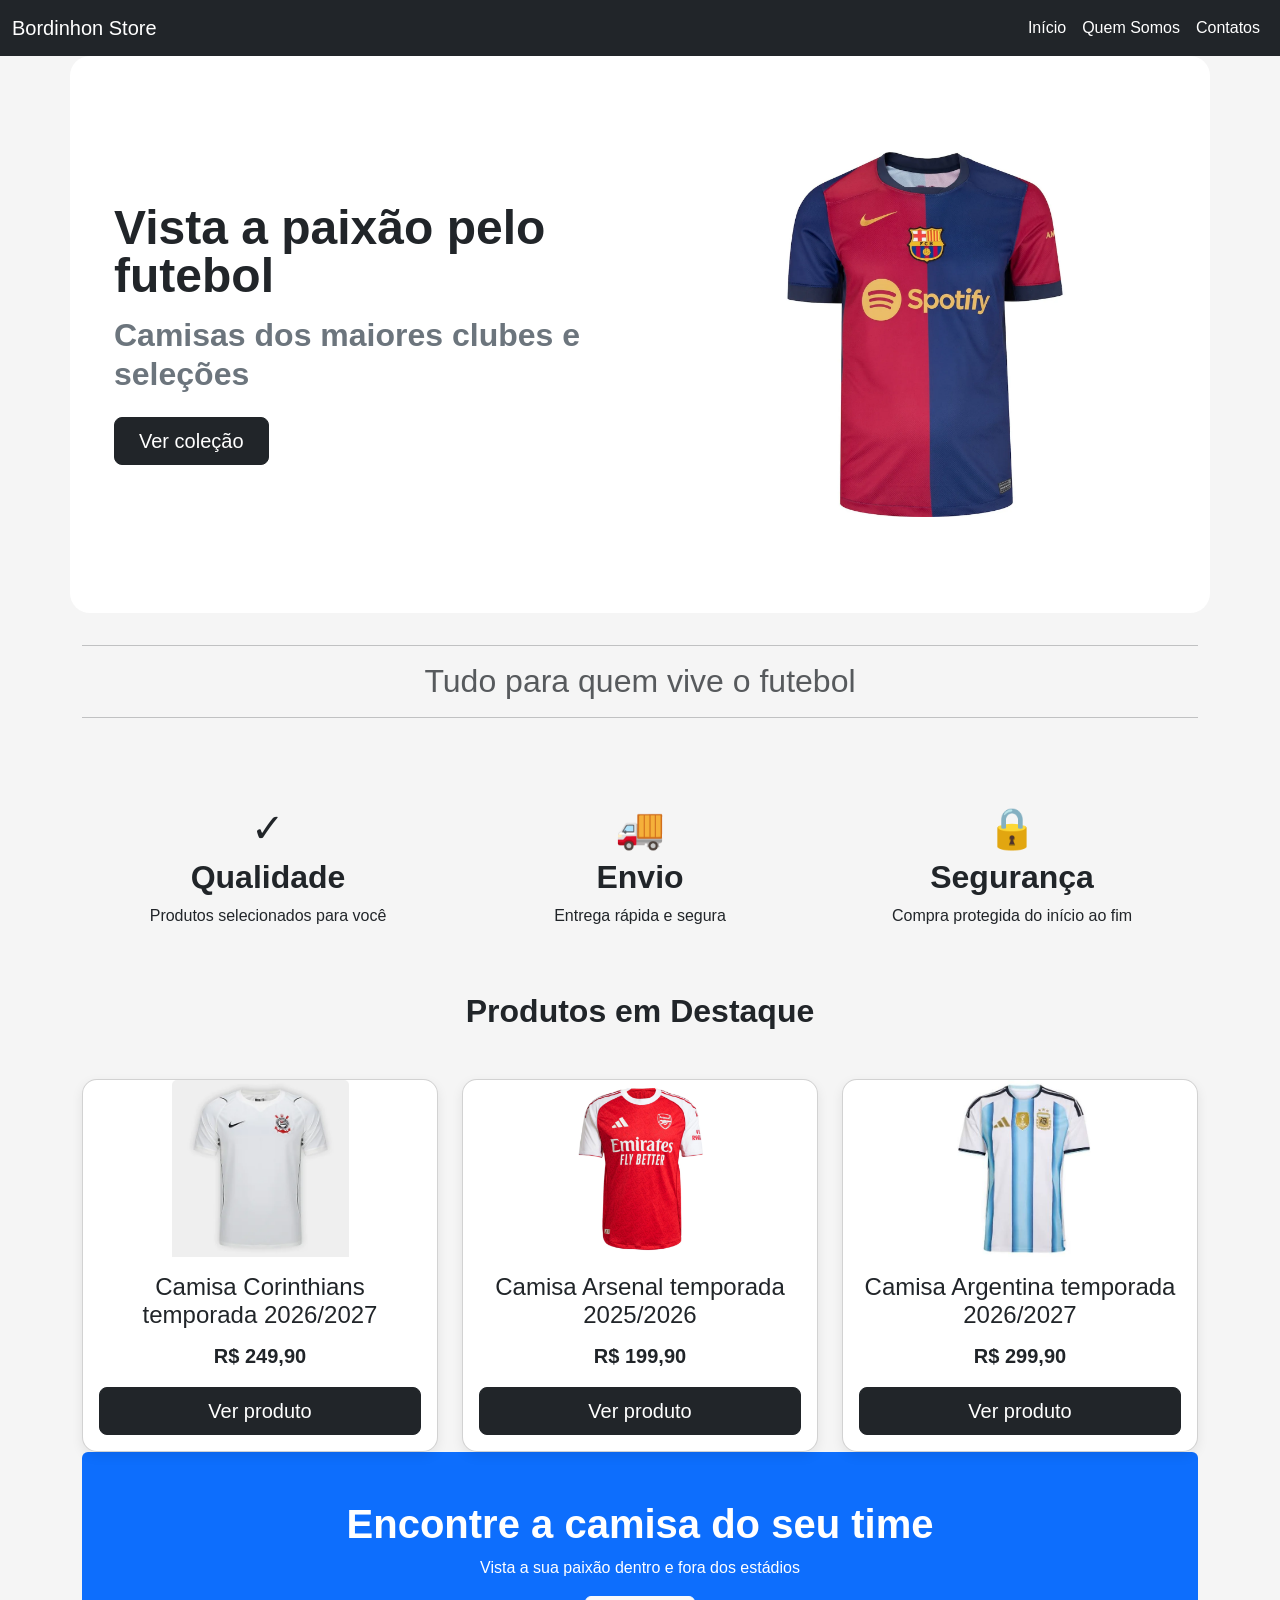
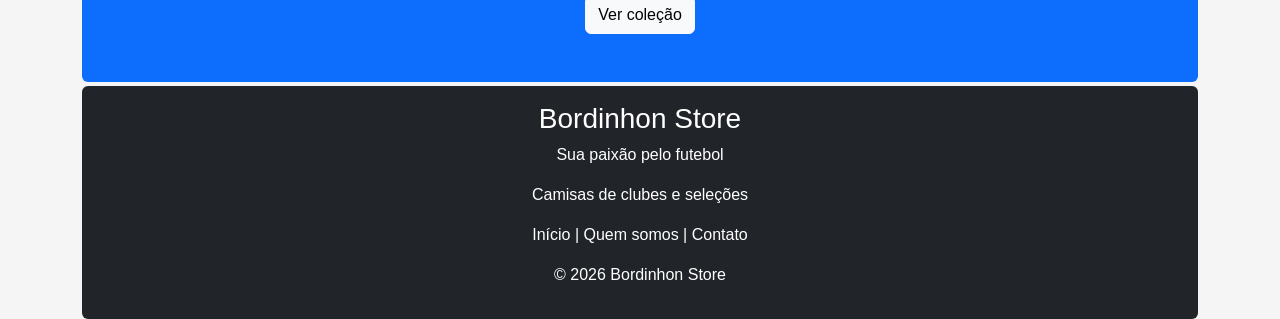
<file: atividade-2/index.html>
<!DOCTYPE html>
<html lang="en">
<head>
    <meta charset="UTF-8">
    <meta name="viewport" content="width=device-width, initial-scale=1.0">
    <title>Bordinhon Store</title>
    <link href="https://cdn.jsdelivr.net/npm/bootstrap@5.3.8/dist/css/bootstrap.min.css" rel="stylesheet">
    <link rel="stylesheet" href="style.css">
</head>
<body>
    <header>
        <nav class= "navbar navbar-expand-lg bg-dark navbar-dark">
        <div class="container-fluid">
            <a class="navbar-brand text-white" href="index.html">
                Bordinhon Store
            </a>
            <button class="navbar-toggler" type="button" data-bs-toggle="collapse" data-bs-target="#menu">
                <span class="navbar-toggler-icon"></span>
            </button>
            <div class="collapse navbar-collapse" id="menu">
            <ul class="navbar-nav ms-auto">
                <li class="nav-item">
                    <a class="nav-link text text-white"  href="index.html">Início</a>
                </li>
                <li class="nav-item">
                    <a class="nav-link text text-white"   href="quemsomos.html">Quem Somos</a>
                </li>
                    <li class="nav-item">
                        <a class="nav-link text text-white"   href="contato.html">Contatos</a>    
            </li>    
         </ul>
        </div>
        </div>
        </nav>
    </header>

        <div class="container col-xxl-8 px-4 py-5 hero">
            <div class="row flex-lg-row-reverse align-items-center g-5 py-5">
                <div class="col-10 col-sm-8 col-lg-6">
                    <img src="./imagens/camisa_barcelona_home_2024_25_vinho_5107_1_d341e920ec46adf8221fdfc56de512dc.webp" class="d-block mx-lg-auto img-fluid" alt="Camisa do Barcelona" >
                </div>
                    <div class="col-lg-6 hero-conteudo">
                        <h1 class="display-5 fw-bold lh-1 mb-3">Vista a paixão pelo futebol</h1>
                        <h2 class=" fw-semibold text-secondary mb-4 subtitulo-hero">Camisas dos maiores clubes e seleções</h2>
                        <div class="d-grid gap-2 d-md-flex justify-content-md-start">
                            <button type="button" class="btn btn-dark btn-lg px-4 me-md-2" > Ver coleção </button>
                        </div>
                    </div>
                </div>
            </div>
        
        <div class="container text-center py-3">
            <hr>
            <h2 class="text-muted mb-0">Tudo para quem vive o futebol</h2>
            <hr>
        </div>
   
    <div class="container col-xxl-8 px-4 py-5">
        <div class="row align-items-center">
            <div class="col text-center">
                <div class="fs-1">✓</div>
                <h2 class="fw-semibold">Qualidade</h2>
                <p>Produtos selecionados para você</p>
            </div>
            <div class="col text-center">
                <div class="fs-1">🚚</div>
                <h2 class="fw-semibold">Envio</h2>
                <p>Entrega rápida e segura</p>
            </div>
            <div class="col text-center">
                <div class="fs-1">🔒</div>
                <h2 class="fw-semibold">Segurança</h2>
                <p>Compra protegida do início ao fim</p>
            </div>
        </div>
    </div>

    <div class="container">
        <h2 class="text-center fw-semibold mb-5">Produtos em Destaque</h2>
        <div class="row g-4 align-items-stretch">
            <div class="col">
        <div class="card produto">
            <img class="card-img-top w-50 mx-auto" src="./imagens/camisa corinthians 26-27.webp">
            <div class="card-body">
            <h4 class="card-title text-center titulo-produto">
                Camisa Corinthians temporada 2026/2027</h4>
            <p class="card-text text-center fw-bold fs-5">
                R$ 249,90</p>
                <div class="text-center">
            <a href="#" class="btn btn-dark btn-lg w-100">
                Ver produto</a>
                </div>
            </div>
            </div>
        </div>
            <div class="col">
                <div class="card produto">
                    <img class="card-img-top w-50 mx-auto" src="./imagens/camisa arsenal 25-26.webp">
                    <div class="card-body">
                    <h4 class="card-title text-center titulo-produto">
                        Camisa Arsenal temporada 2025/2026</h4>
                        <p class="card-text text-center fw-bold fs-5">R$ 199,90</p>
                        <div class="text-center">
                        <a href="#" class="btn btn-dark btn-lg w-100">
                            Ver produto</a>
                            </div>
                    </div>
                </div>
            </div>
            <div class="col">
                <div class="card produto">
                    <img class="card-img-top w-50 mx-auto" src="./imagens/Argentina shirt.jpg">
                    <div class="card-body">
                        <h4 class="card-title text-center titulo-produto">
                            Camisa Argentina temporada 2026/2027</h4>
                            <p class="card-text text-center fw-bold fs-5">R$ 299,90</p>
                            <div class="text-center">
                                <a href="#" class="btn btn-dark btn-lg w-100">
                                    Ver produto
                                </a>
                            </div>
                    </div>
                </div>
            </div>
                </div>
            </div>



            <div class="container">
                <div class="p-5 text-center bg-primary text-white rounded">
                    <h2 class="fw-semibold display-6">Encontre a camisa do seu time</h2>
                    <p>Vista a sua paixão dentro e fora dos estádios</p>
                    <a href="#" class="btn btn-light">Ver coleção</a>
                </div>
            </div>
        
    <footer>
        <div class="container mt-1">
            <div class="bg-dark text-white rounded p-3 text-center ">
                    <h3>Bordinhon Store</h3>
                    <p>Sua paixão pelo futebol</p>
                    <p>Camisas de clubes e seleções</p>
                    <p>Início | Quem somos | Contato </p>
                        <p> © 2026 Bordinhon Store</p>
                
            </div>
        </div>
    </footer>

    <script src="https://cdn.jsdelivr.net/npm/bootstrap@5.3.8/dist/js/bootstrap.bundle.min.js"></script>
</body>
</html>
</file>
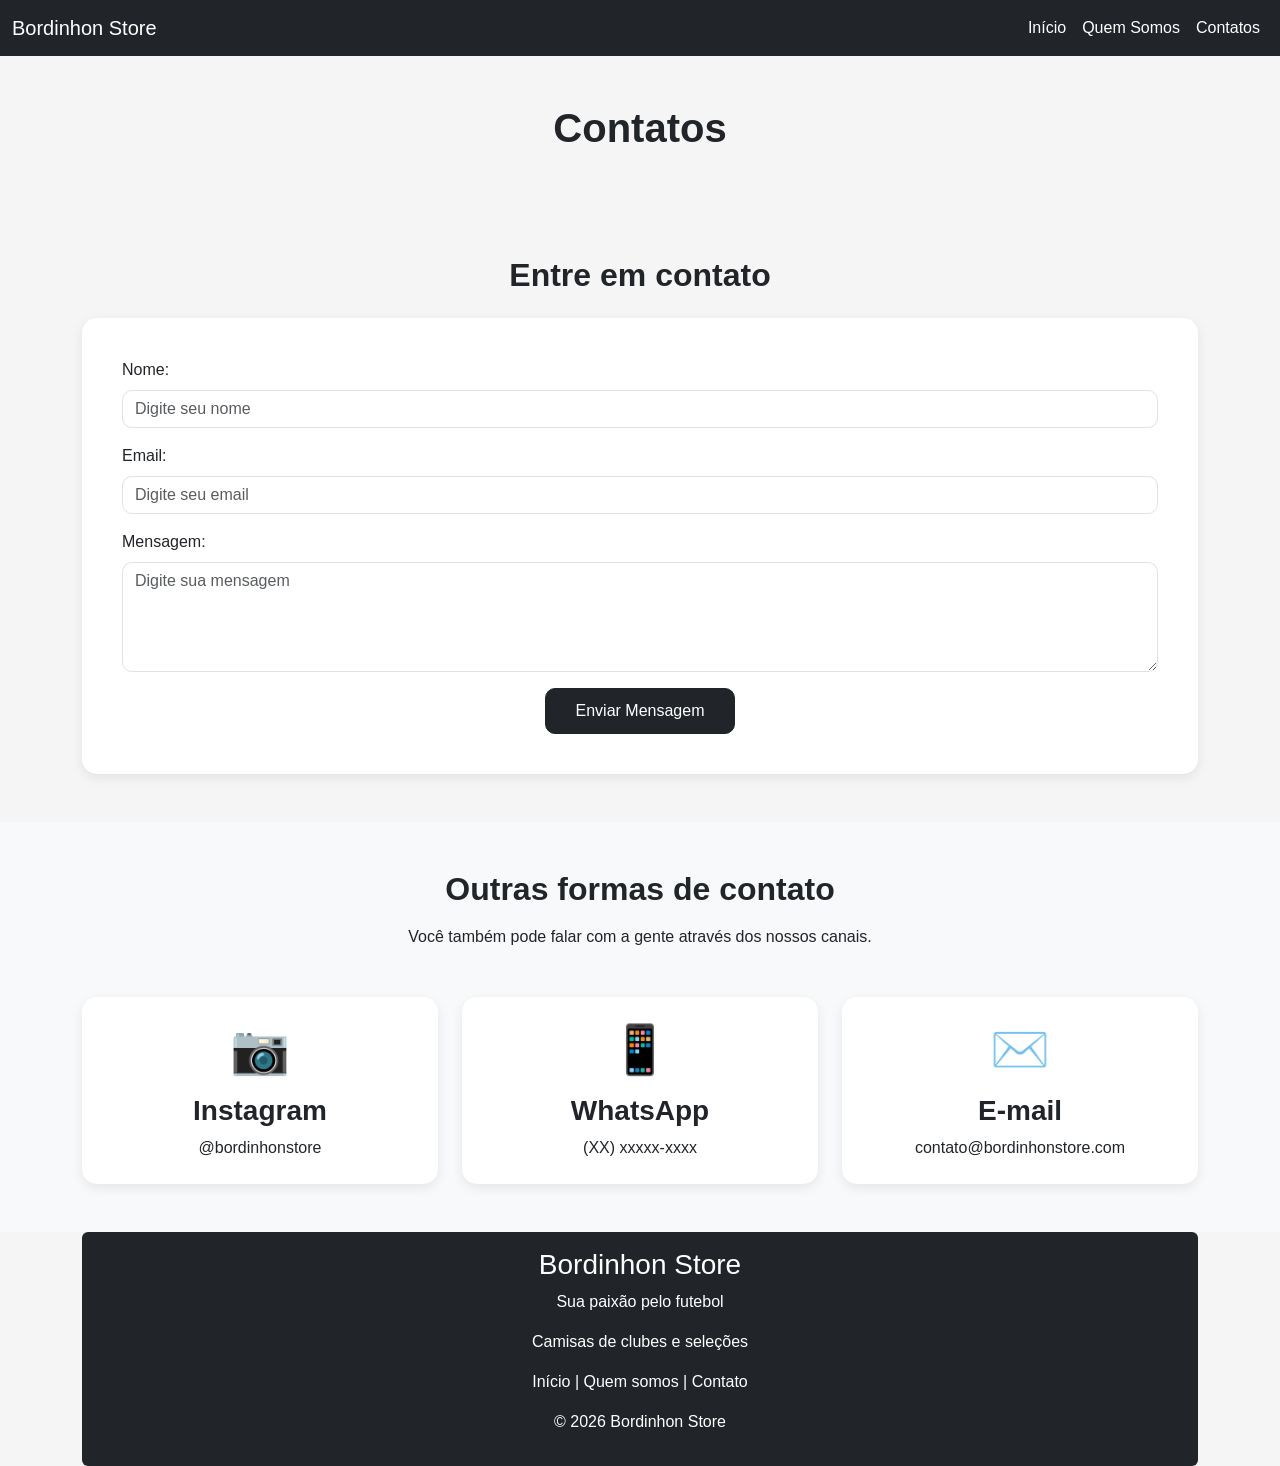
<file: contato.html>
<!DOCTYPE html>
<html lang="en">
<head>
    <meta charset="UTF-8">
    <meta name="viewport" content="width=device-width, initial-scale=1.0">
    <title>Bordinhon Store</title>
    <link href="https://cdn.jsdelivr.net/npm/bootstrap@5.3.8/dist/css/bootstrap.min.css" rel="stylesheet">
    <link rel="stylesheet" href="style.css">
</head>
<body>
     <header>
        <nav class= "navbar navbar-expand-lg bg-dark">
        <div class="container-fluid">
            <a class="navbar-brand text-white" href="index.html">
                Bordinhon Store
            </a>
            <button class="navbar-toggler" type="button" data-bs-toggle="collapse" data-bs-target="#menu">
                <span class="navbar-toggler-icon"></span>
            </button>
            <div class="collapse navbar-collapse" id="menu">
            <ul class="navbar-nav ms-auto">
                <li class="nav-item">
                    <a class="nav-link text text-white"  href="index.html">Início</a>
                </li>
                <li class="nav-item">
                    <a class="nav-link text text-white"   href="quemsomos.html">Quem Somos</a>
                </li>
                    <li class="nav-item">
                        <a class="nav-link text text-white"   href="contato.html">Contatos</a>    
            </li>    
         </ul>
        </div>
        </div>
        </nav>
    </header>
    <h1 class="text-center fw-bold py-5">Contatos</h1>

    <section>
        <div class="container py-5">
            <h2 class="text-center fw-bold mb-4">Entre em contato</h2>
            <form class="formulario-contato">
                <div class="mb-3">
                    <label for="nome" class="form-label">Nome:</label>
                    <input type="text" class="form-control" id="nome" placeholder="Digite seu nome">
                </div>

                <div class="mb-3">
                    <label for="email" class="form-label">Email:</label>
                    <input type="email" class="form-control" id="email" placeholder="Digite seu email">
                </div>

                <div class="mb-3">
                    <label for="mensagem" class="form-label">Mensagem:</label>
                    <textarea class="form-control" id="mensagem" rows="4" placeholder="Digite sua mensagem"></textarea>
                </div>

                <div class="text-center">
                    <button type="submit" class="btn btn-dark botao-contato">Enviar Mensagem</button>
                </div>
            </form>
        </div>
    </section>

    <section class="bg-light">
        <div class="container py-5 text-center">
            <h2 class="fw-bold">Outras formas de contato</h2>
            <p class="mt-3">Você também pode falar com a gente 
                através dos nossos canais.
            </p>
            <div class="row mt-4 g-4">
                <div class="col-md-4">
                    <div class="card h-100 p-4 contato-card">
                        <div class="display-5">📷</div>
                        <h3 class="fw-semibold mt-3">Instagram</h3>
                        <p class="mb-0">@bordinhonstore</p>
                    </div>
                </div>

                <div class="col-md-4">
                    <div class="card h-100 p-4 contato-card">
                        <div class="display-5">📱</div>
                        <h3 class="fw-semibold mt-3">WhatsApp</h3>
                        <p class="mb-0">(XX) xxxxx-xxxx</p>
                    </div>
                </div>

                <div class="col-md-4">
                    <div class="card h-100 p-4 contato-card">
                        <div class="display-5">✉️</div>
                        <h3 class="fw-semibold mt-3">E-mail</h3>
                        <p class="mb-0">contato@bordinhonstore.com</p>
                    </div>
                </div>
            </div>
        </div>
    </section>

    <footer>
        <div class="container">
            <div class="bg-dark text-white rounded p-3 text-center ">
                <!-- <address> -->
                    <h3>Bordinhon Store</h3>
                    <p>Sua paixão pelo futebol</p>
                    <p>Camisas de clubes e seleções</p>
                    <p>Início | Quem somos | Contato </p>
                        <p> © 2026 Bordinhon Store</p>
                
            </div>
        </div>
    </footer>

     <script src="https://cdn.jsdelivr.net/npm/bootstrap@5.3.8/dist/js/bootstrap.bundle.min.js"></script>
</body>
</html>
</file>
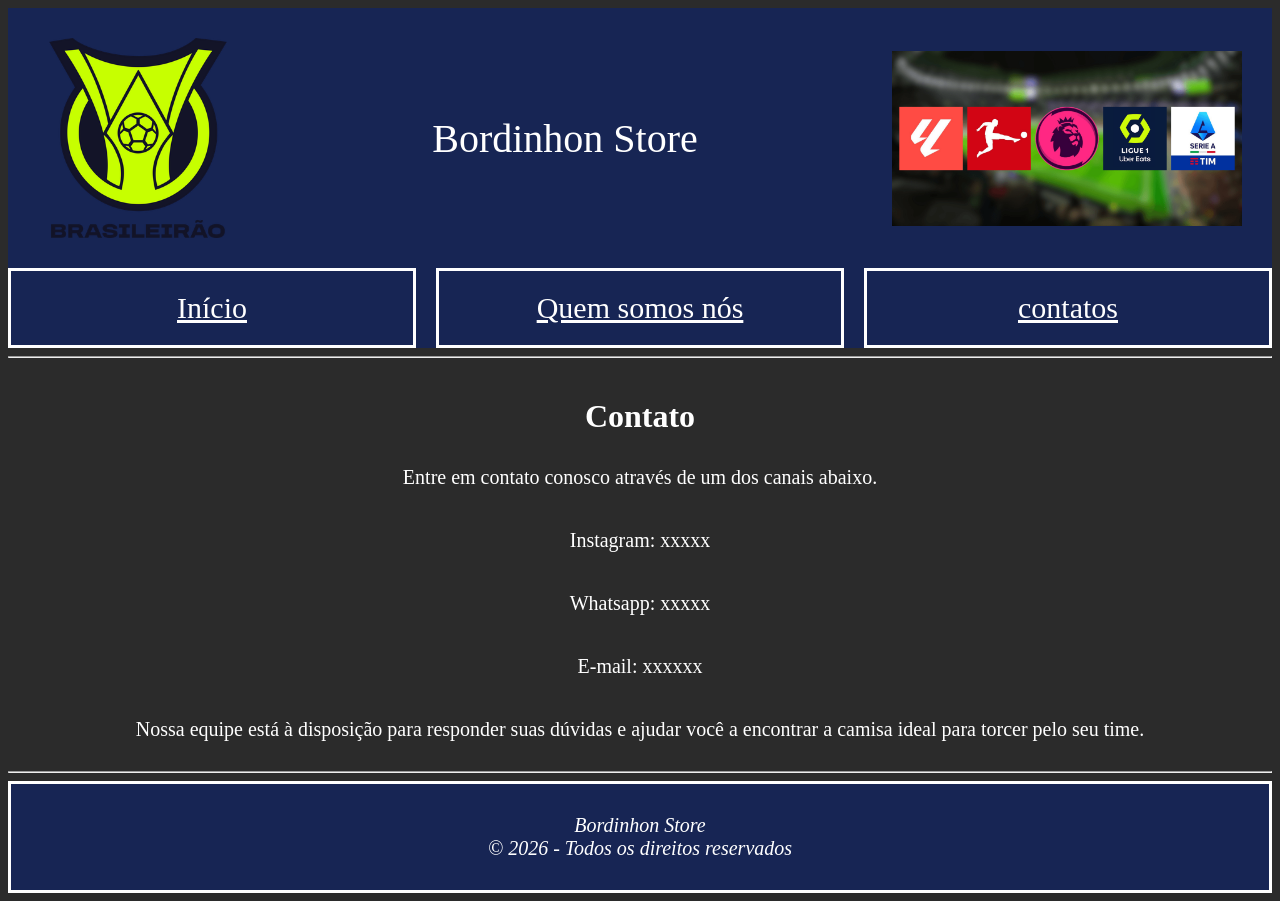
<file: atividade-1/contato.html>
<!DOCTYPE html>
<html lang="en">
<head>
    <meta charset="UTF-8">
    <meta name="viewport" content="width=device-width, initial-scale=1.0">
    <title>Document</title>
    <link rel="stylesheet" href="style1.css">
</head>
<body>

    <header>
        <img src="./Imagens/brasileirao-serie-a-logo-footylogos-320.webp"width='200' alt="Logos">
        Bordinhon Store
        <img src="./Imagens/foto-maquina-do-esporte-616x308-7.png"width='350' alt="Logos">
    </header>

    <nav>
    <div class="link-grid">
        <a href="index.html">Início</a>
        <a href="quemsomos.html">Quem somos nós</a>
        <a href="contato.html">contatos</a>
    </div>
    </nav>
    
    <hr>
    
        <h1>Contato</h1>
        <p>Entre em contato conosco através de um dos canais abaixo.</p>
        <p>Instagram: xxxxx</p>
        <p>Whatsapp: xxxxx</p>
        <p>E-mail: xxxxxx</p>
        <p>Nossa equipe está à disposição para responder suas dúvidas e ajudar você a encontrar a camisa ideal para torcer pelo seu time.</p>

    <hr>

        <footer>  
        <address>
           Bordinhon Store
            <br>
            © 2026 - Todos os direitos reservados
        </address>
        </footer>

</body>
</html>
</file>
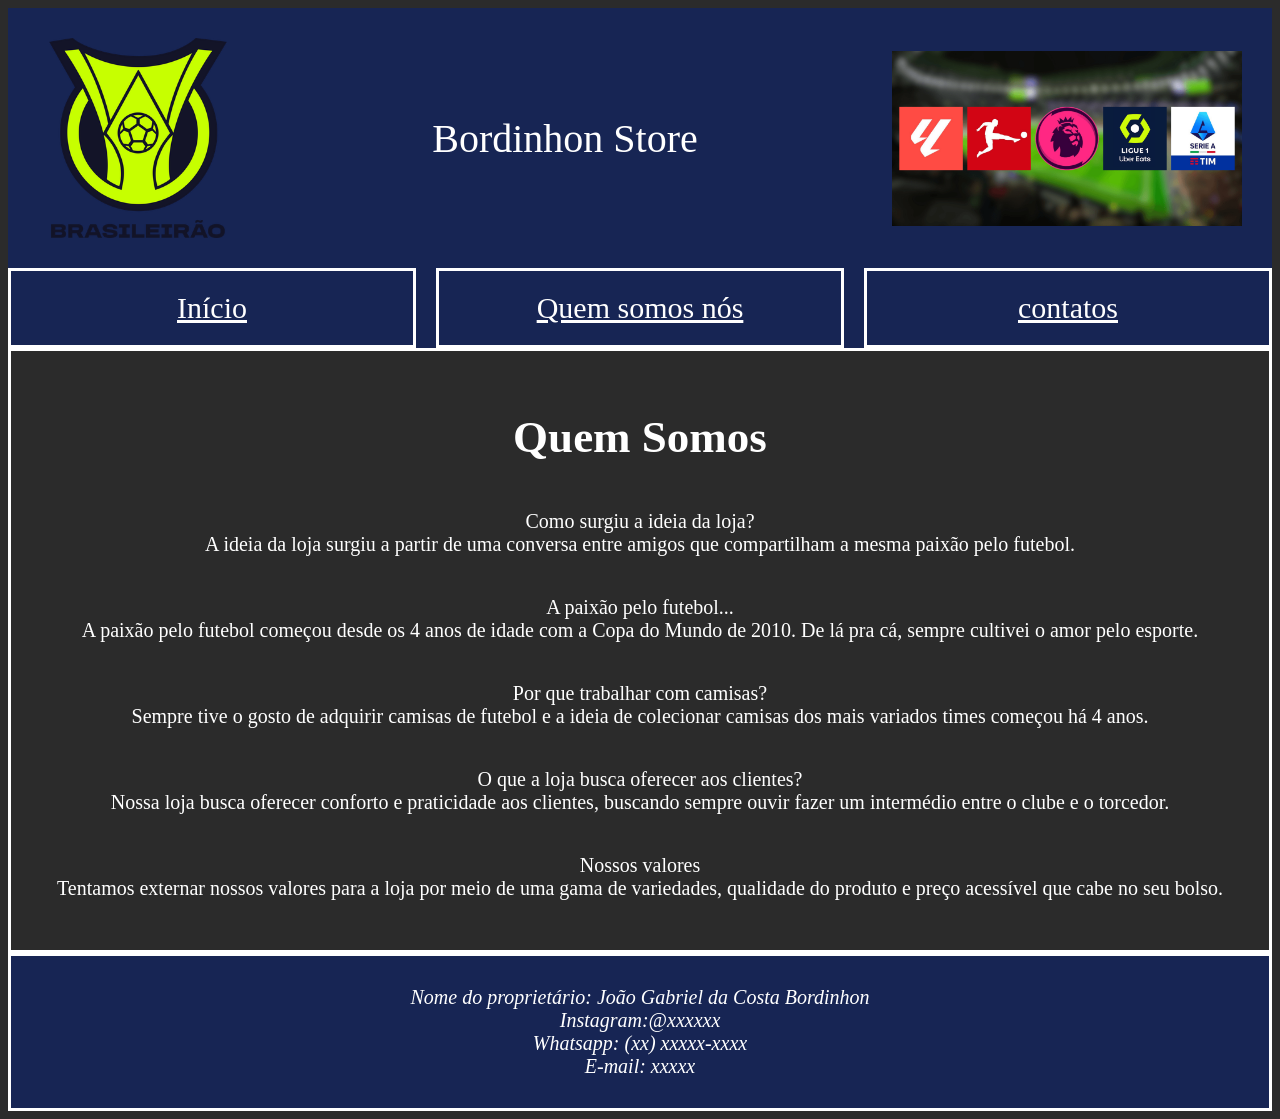
<file: atividade-1/quemsomos.html>
<!DOCTYPE html>
<html lang="en">
<head>
    <meta charset="UTF-8">
    <meta name="viewport" content="width=device-width, initial-scale=1.0">
    <title>Document</title>
    <link rel="stylesheet" href="style1.css">
</head>
<body>

    <header>
        <img src="./Imagens/brasileirao-serie-a-logo-footylogos-320.webp"width='200' alt="Logos">
        Bordinhon Store
        <img src="./Imagens/foto-maquina-do-esporte-616x308-7.png"width='350' alt="Logos">
    </header>

    <nav>    
    <div class="link-grid">
        <a href="index.html">Início</a>
        <a href="quemsomos.html">Quem somos nós</a>
        <a href="contato.html">contatos</a>
    </div>
</nav>

    <section>
        <h1>Quem Somos</h1>
        <p>Como surgiu a ideia da loja?
            <br>
            A ideia da loja surgiu a partir de uma conversa entre amigos que compartilham a mesma paixão pelo futebol.</p>
          <p>A paixão pelo futebol...
            <br>
            A paixão pelo futebol começou desde os 4 anos de idade com a Copa do Mundo de 2010. De lá pra cá, sempre cultivei o amor pelo esporte.</p>
          <p>Por que trabalhar com camisas?
            <br>
            Sempre tive o gosto de adquirir camisas de futebol e a ideia de colecionar camisas dos mais variados times começou há 4 anos.</p>
           <p>O que a loja busca oferecer aos clientes?
            <br>
            Nossa loja busca oferecer conforto e praticidade aos clientes, buscando sempre ouvir fazer um intermédio entre o clube e o torcedor.</p>
           <p>Nossos valores
            <br>
            Tentamos externar nossos valores para a loja por meio de uma gama de variedades, qualidade do produto e preço acessível que cabe no seu bolso.</p>
        </section>

    <footer>
        <address>
            Nome do proprietário: João Gabriel da Costa Bordinhon
            <br>
            Instagram:@xxxxxx
            <br>
            Whatsapp: (xx) xxxxx-xxxx
            <br>
            E-mail: xxxxx
        </address>    
    </footer>
    
</body>
</html>
</file>
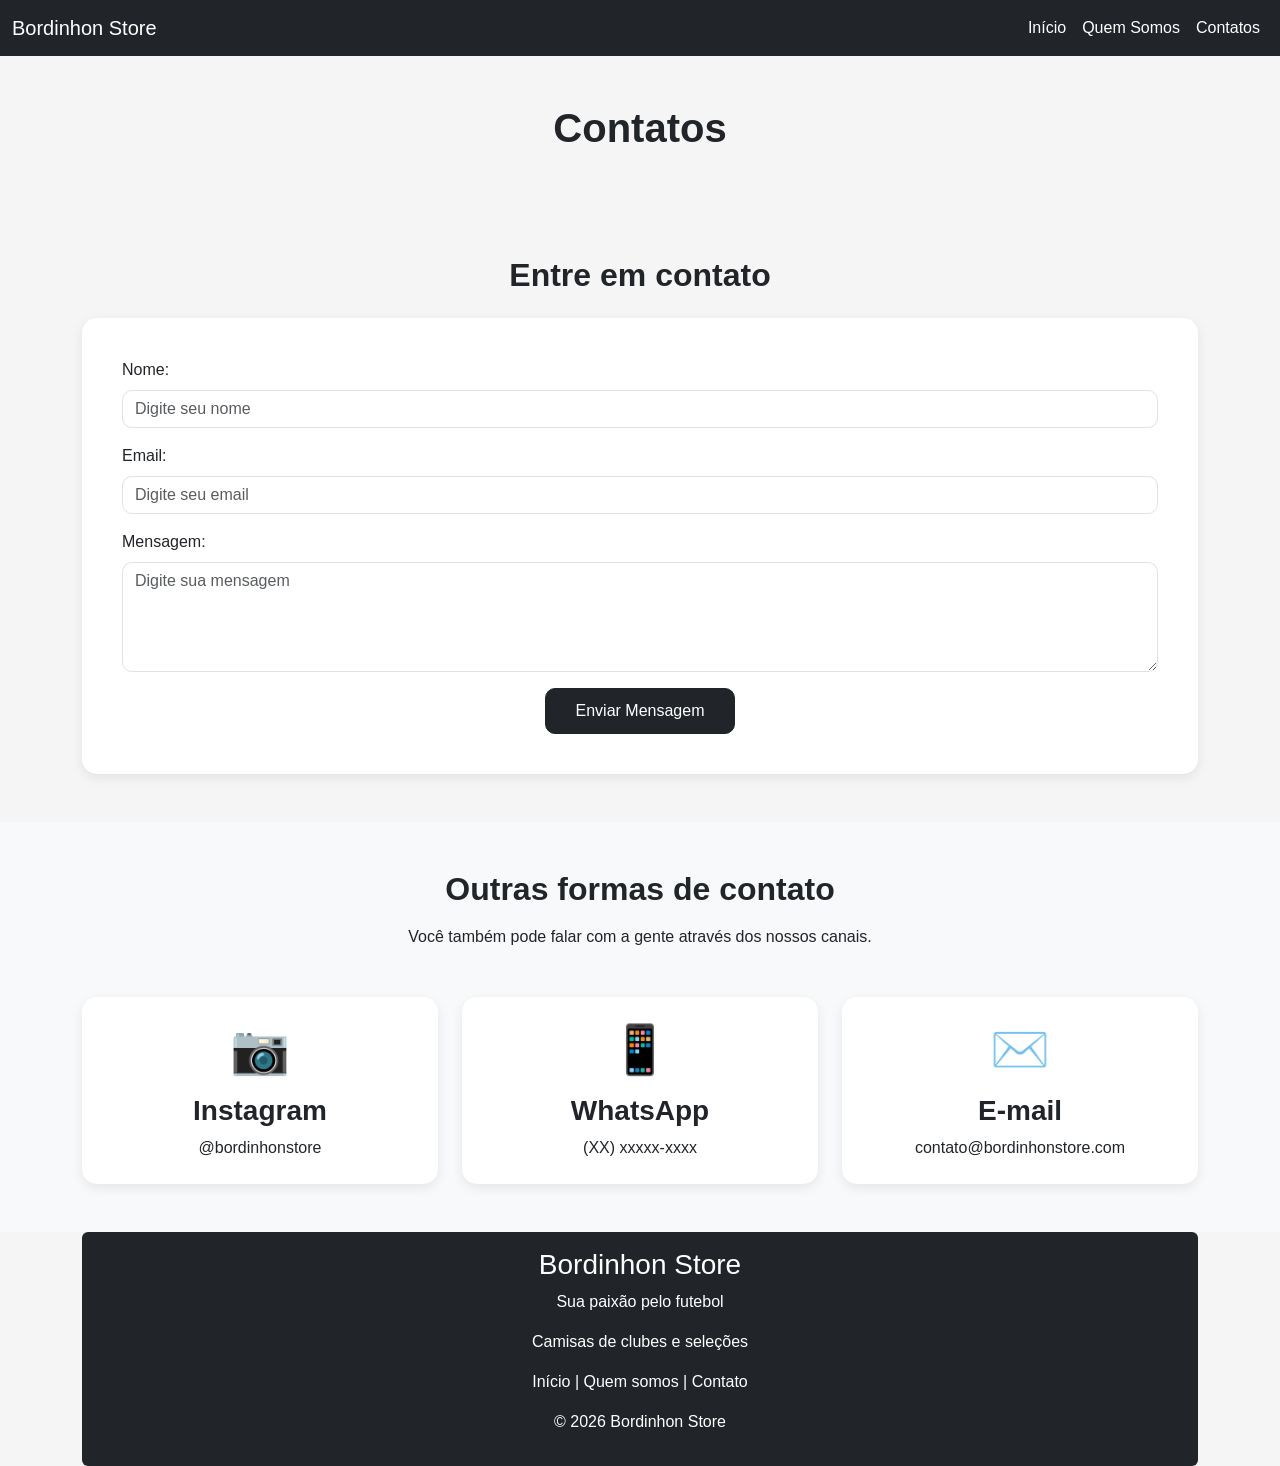
<file: atividade-2/contato.html>
<!DOCTYPE html>
<html lang="en">
<head>
    <meta charset="UTF-8">
    <meta name="viewport" content="width=device-width, initial-scale=1.0">
    <title>Bordinhon Store</title>
    <link href="https://cdn.jsdelivr.net/npm/bootstrap@5.3.8/dist/css/bootstrap.min.css" rel="stylesheet">
    <link rel="stylesheet" href="style.css">
</head>
<body>
     <header>
        <nav class= "navbar navbar-expand-lg bg-dark navbar-dark">
        <div class="container-fluid">
            <a class="navbar-brand text-white" href="index.html">
                Bordinhon Store
            </a>
            <button class="navbar-toggler" type="button" data-bs-toggle="collapse" data-bs-target="#menu">
                <span class="navbar-toggler-icon"></span>
            </button>
            <div class="collapse navbar-collapse" id="menu">
            <ul class="navbar-nav ms-auto">
                <li class="nav-item">
                    <a class="nav-link text text-white"  href="index.html">Início</a>
                </li>
                <li class="nav-item">
                    <a class="nav-link text text-white"   href="quemsomos.html">Quem Somos</a>
                </li>
                    <li class="nav-item">
                        <a class="nav-link text text-white"   href="contato.html">Contatos</a>    
            </li>    
         </ul>
        </div>
        </div>
        </nav>
    </header>
    <h1 class="text-center fw-bold py-5">Contatos</h1>

    <section>
        <div class="container py-5">
            <h2 class="text-center fw-bold mb-4">Entre em contato</h2>
            <form class="formulario-contato">
                <div class="mb-3">
                    <label for="nome" class="form-label">Nome:</label>
                    <input type="text" class="form-control" id="nome" placeholder="Digite seu nome">
                </div>

                <div class="mb-3">
                    <label for="email" class="form-label">Email:</label>
                    <input type="email" class="form-control" id="email" placeholder="Digite seu email">
                </div>

                <div class="mb-3">
                    <label for="mensagem" class="form-label">Mensagem:</label>
                    <textarea class="form-control" id="mensagem" rows="4" placeholder="Digite sua mensagem"></textarea>
                </div>

                <div class="text-center">
                    <button type="submit" class="btn btn-dark botao-contato">Enviar Mensagem</button>
                </div>
            </form>
        </div>
    </section>

    <section class="bg-light">
        <div class="container py-5 text-center">
            <h2 class="fw-bold">Outras formas de contato</h2>
            <p class="mt-3">Você também pode falar com a gente 
                através dos nossos canais.
            </p>
            <div class="row mt-4 g-4">
                <div class="col-md-4">
                    <div class="card h-100 p-4 contato-card">
                        <div class="display-5">📷</div>
                        <h3 class="fw-semibold mt-3">Instagram</h3>
                        <p class="mb-0">@bordinhonstore</p>
                    </div>
                </div>

                <div class="col-md-4">
                    <div class="card h-100 p-4 contato-card">
                        <div class="display-5">📱</div>
                        <h3 class="fw-semibold mt-3">WhatsApp</h3>
                        <p class="mb-0">(XX) xxxxx-xxxx</p>
                    </div>
                </div>

                <div class="col-md-4">
                    <div class="card h-100 p-4 contato-card">
                        <div class="display-5">✉️</div>
                        <h3 class="fw-semibold mt-3">E-mail</h3>
                        <p class="mb-0">contato@bordinhonstore.com</p>
                    </div>
                </div>
            </div>
        </div>
    </section>

    <footer>
        <div class="container">
            <div class="bg-dark text-white rounded p-3 text-center ">
                <!-- <address> -->
                    <h3>Bordinhon Store</h3>
                    <p>Sua paixão pelo futebol</p>
                    <p>Camisas de clubes e seleções</p>
                    <p>Início | Quem somos | Contato </p>
                        <p> © 2026 Bordinhon Store</p>
                
            </div>
        </div>
    </footer>

     <script src="https://cdn.jsdelivr.net/npm/bootstrap@5.3.8/dist/js/bootstrap.bundle.min.js"></script>
</body>
</html>
</file>
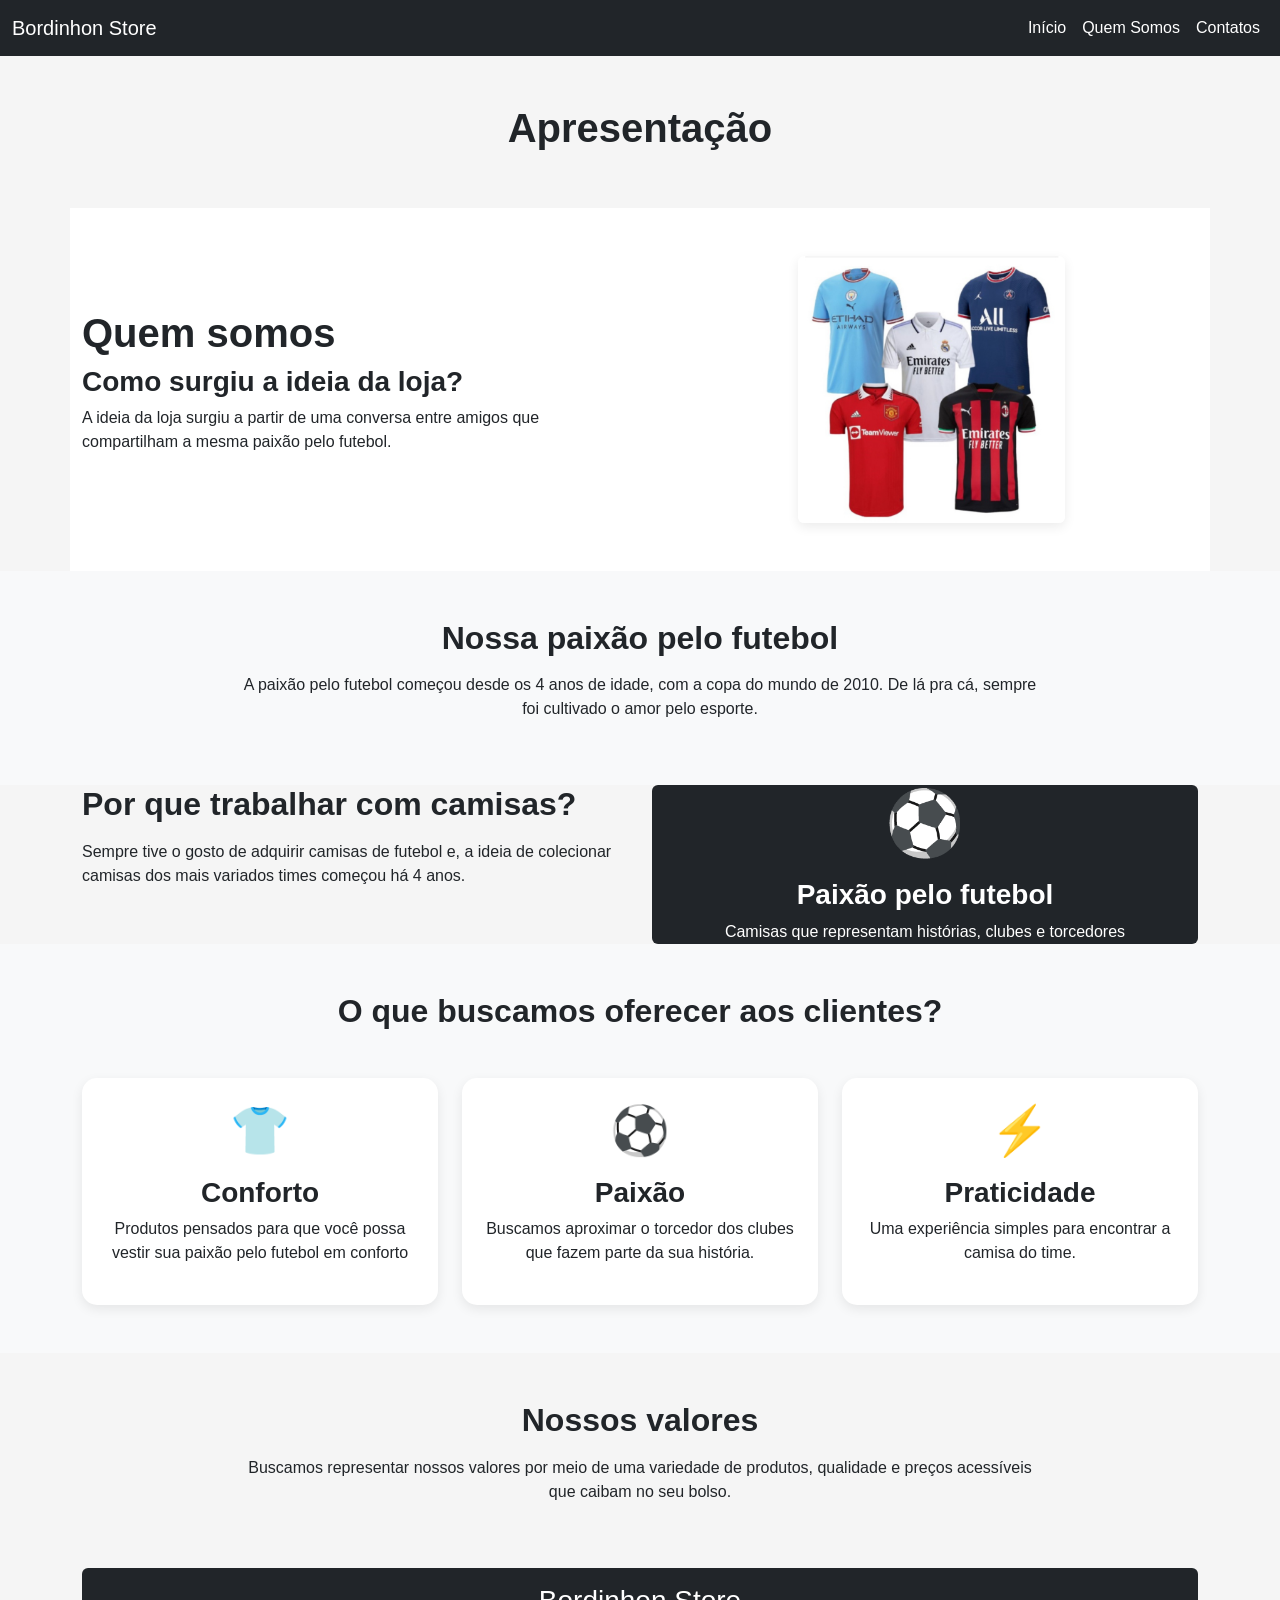
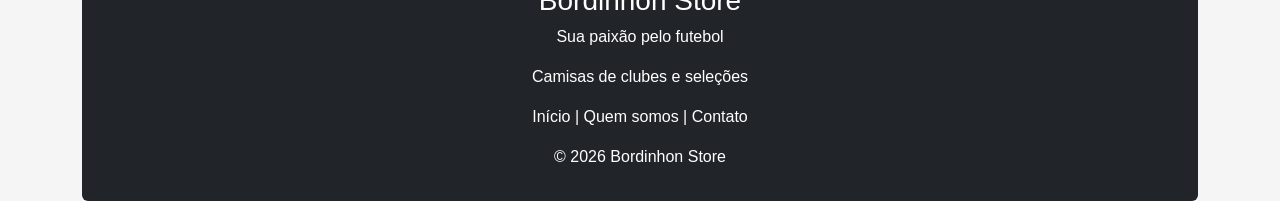
<file: atividade-2/quemsomos.html>
<!DOCTYPE html>
<html lang="en">
<head>
    <meta charset="UTF-8">
    <meta name="viewport" content="width=device-width, initial-scale=1.0">
    <title>Bordinhon Store</title>
    <link href="https://cdn.jsdelivr.net/npm/bootstrap@5.3.8/dist/css/bootstrap.min.css" rel="stylesheet">
    <link rel="stylesheet" href="style.css">
</head>
<body>
     <header>
        <nav class= "navbar navbar-expand-lg bg-dark navbar-dark">
        <div class="container-fluid">
            <a class="navbar-brand text-white" href="index.html">
                Bordinhon Store
            </a>
            <button class="navbar-toggler" type="button" data-bs-toggle="collapse" data-bs-target="#menu">
                <span class="navbar-toggler-icon"></span>
            </button>
            <div class="collapse navbar-collapse" id="menu">
            <ul class="navbar-nav ms-auto">
                <li class="nav-item">
                    <a class="nav-link text text-white"  href="index.html">Início</a>
                </li>
                <li class="nav-item">
                    <a class="nav-link text text-white"   href="quemsomos.html">Quem Somos</a>
                </li>
                    <li class="nav-item">
                        <a class="nav-link text text-white"   href="contato.html">Contatos</a>    
            </li>    
         </ul>
        </div>
        </div>
        </nav>
    </header>
    <h1 class="text-center fw-bold py-5">Apresentação</h1>
    
        </div>
    </div>

    <section>
        <div class="container bg-white py-5">
            <div class="row align-items-center g-5 historia">
                <div class="col-lg-6">
                    <h1 class="fw-bold mb-2">Quem somos</h1>
                    <h3 class="fw-semibold">Como surgiu a ideia da loja?</h3>
                    <p>
                        A ideia da loja surgiu a partir de uma conversa entre amigos que compartilham a mesma paixão pelo futebol.
                    </p>
                </div>

                <div class="col-lg-6 text-center">
                    <img src="./imagens/camisas de time.png" class="img-fluid rounded w-50" alt="Futebol">
                </div>
            </div>
        </div>
    </section>

    <section>
        <div class="bg-light">
            <div class="container py-5">
                <div class="text-center texto-paixao">
                    <h2 class="fw-bold">Nossa paixão pelo futebol</h2>
                    <p class="mt-3">A paixão pelo futebol começou desde os 4 anos de idade, com a copa do mundo de 2010. De lá pra cá, sempre foi cultivado o amor pelo esporte.</p>
                </div>
            </div>
        </div>
    </section>

    <section>
        <div class="container">
            <div class="row">
                <div class="col-lg-6">
                    <h2 class="fw-bold">Por que trabalhar com camisas?</h2>
                    <p class="mt-3">Sempre tive o gosto de adquirir camisas de futebol e, a ideia de colecionar camisas dos mais variados times começou há 4 anos.</p>
                </div>

                <div class="col-lg-6 text-center">
                    <div class="bg-dark text-white rounded">
                        <div class="display-3">⚽</div>
                        <h3 class="fw-semibold mt-3">Paixão pelo futebol</h3>
                        <p class="mb-0">Camisas que representam histórias, clubes e torcedores</p>
                    </div>
                </div>
            </div>
        </div>
    </section>

    <section class="bg-light">
        <div class="container py-5">
            <h2 class="text-center fw-bold mb-5">O que buscamos oferecer aos clientes?</h2>
            <div class="row g-4">
                <div class="col-md-4">
                    <div class="card h-100 text-center p-4 valor-card">
                        <div class="display-5">👕</div>
                        <h3 class="fw-semibold mt-3">Conforto</h3>
                        <p>Produtos pensados para que você possa vestir sua paixão pelo futebol em conforto</p>
                    </div>
                </div>

                <div class="col-md-4">
                    <div class="card h-100 text-center p-4 valor-card">
                        <div class="display-5">⚽</div>
                        <h3 class="fw-semibold mt-3">Paixão</h3>
                        <p>Buscamos aproximar o torcedor dos clubes que fazem parte da sua história.</p>
                    </div>
                </div>

                <div class="col-md-4">
                    <div class="card h-100 text-center p-4 valor-card">
                        <div class="display-5">⚡</div>
                        <h3 class="fw-semibold mt-3">Praticidade</h3>
                        <p>Uma experiência simples para encontrar a camisa do time.</p>
                    </div>
                </div>
            </div>
        </div>
    </section>

    <section>
        <div class="container py-5">
            <div class="text-center valores">
                <h2 class="fw-bold">Nossos valores</h2>
                <p class="mt-3">
                    Buscamos representar nossos valores por meio de uma
                    variedade de produtos, qualidade e preços acessíveis
                    que caibam no seu bolso.
                </p>
            </div>
        </div>
    </section>

    <footer>
        <div class="container">
            <div class="bg-dark text-white rounded p-3 text-center ">
                    <h3>Bordinhon Store</h3>
                    <p>Sua paixão pelo futebol</p>
                    <p>Camisas de clubes e seleções</p>
                    <p>Início | Quem somos | Contato </p>
                        <p> © 2026 Bordinhon Store</p>
                
            </div>
        </div>
    </footer>
    
     <script src="https://cdn.jsdelivr.net/npm/bootstrap@5.3.8/dist/js/bootstrap.bundle.min.js"></script>
</body>
</html>
</file>
<file: atividade-2/style.css>
body{
    background-color: #f5f5f5;
    font-family: Arial, sans-serif;
}
.produto{
    border-radius: 15px;
    transition: 0.3s;
    box-shadow: 0 4px 12px rgba(0, 0, 0, 0.08);
}
.produto:hover{
    transform:translateY(-5px);
}
.imagem-produto{
    width: 50%;
    margin: 20px auto;
    display: block;
    transition: 0.3s;
}
.hero{
    background-color: white;
    border-radius: 20px;
}
.hero img{
    width: 70%;
    margin: auto;
}
.subtitulo-hero{
    color: #555;
}
.hero-conteudo{
    max-width: 550px;
}
.titulo-produto{
    min-height: 60px;
}
.historia img{
    border-radius: 15px;
    box-shadow: 0 4px 12px rgba(0, 0, 0, 0.08);
}
.texto-paixao{
    max-width: 800px;
    margin: 0 auto;
}
.valor-card{
    border: none;
    border-radius: 15px;
    transition: 0.3s;
    box-shadow: 0 4px 12px rgba(0, 0, 0, 0.08);
}
.valor-card:hover{
    transform:translateY(-5px);
}
.valores{
    max-width: 800px;
    margin: 0 auto;
}
.formulario-contato{
    background-color: white;
    padding: 40px;
    border-radius: 15px;
    box-shadow: 0 4px 12px rgba(0, 0, 0, 0.08);
}
.formulario-contato .form-control{
    border-radius: 10px;
}
.botao-contato{
    border-radius: 10px;
    padding: 10px 30px;
}
.contato-card{
    border: none;
    border-radius: 15px;
    transition: 0.3s;
    box-shadow: 0 4px 12px rgba(0, 0, 0, 0.08);
}
.contato-card:hover{
    transform:translateY(-5px);
}
</file>
<file: style.css>
body{
    background-color: #f5f5f5;
    font-family: Arial, sans-serif;
}
.produto{
    border-radius: 15px;
    transition: 0.3s;
    box-shadow: 0 4px 12px rgba(0, 0, 0, 0.08);
}
.produto:hover{
    transform:translateY(-5px);
}
.imagem-produto{
    width: 50%;
    margin: 20px auto;
    display: block;
    transition: 0.3s;
}
.hero{
    background-color: white;
    border-radius: 20px;
}
.hero img{
    width: 70%;
    margin: auto;
}
.subtitulo-hero{
    color: #555;
}
.hero-conteudo{
    max-width: 550px;
}
.titulo-produto{
    min-height: 60px;
}
.historia img{
    border-radius: 15px;
    box-shadow: 0 4px 12px rgba(0, 0, 0, 0.08);
}
.texto-paixao{
    max-width: 800px;
    margin: 0 auto;
}
.valor-card{
    border: none;
    border-radius: 15px;
    transition: 0.3s;
    box-shadow: 0 4px 12px rgba(0, 0, 0, 0.08);
}
.valor-card:hover{
    transform:translateY(-5px);
}
.valores{
    max-width: 800px;
    margin: 0 auto;
}
.formulario-contato{
    background-color: white;
    padding: 40px;
    border-radius: 15px;
    box-shadow: 0 4px 12px rgba(0, 0, 0, 0.08);
}
.formulario-contato .form-control{
    border-radius: 10px;
}
.botao-contato{
    border-radius: 10px;
    padding: 10px 30px;
}
.contato-card{
    border: none;
    border-radius: 15px;
    transition: 0.3s;
    box-shadow: 0 4px 12px rgba(0, 0, 0, 0.08);
}
.contato-card:hover{
    transform:translateY(-5px);
}
</file>
<file: atividade-1/style1.css>
.class-la-liga{
    color: black;
    background-color: orange;
    border: solid white;
    border-radius: 10px;
}
.class-premier{
    color: black;
    background-color: white;
    border: solid white;
    border-radius: 10px;
}
.class-serie-a{
    background-color: green;
    color: black;
    border: solid white;
    border-radius: 10px;
}
.class-bundesliga{
    background-color: red;
    color: black;
    border: solid white;
    border-radius: 10px;
}
.class-ligue-1{
    background-color: blue;
    color: black;
    border: solid white;
    border-radius: 10px;
}
.class-bra{
    background-color: yellow;
    color: black;
    border: solid white;
    border-radius: 10px;
}
.buttons{
    display: grid;
    grid-template-columns: 1fr 1fr 1fr;
    padding: 10px;
    gap: 10px;
}
body{
    background-color: #2b2b2b ;
}
header{
    display: flex;
    justify-content: space-between;
    align-items: center;
    color: white;
    background-color: #172554;
    font-size: 40px;
    padding: 30px;
}
a{
    text-align: center;
    border: 3px solid white;
    padding: 20px;
    font-size: 30px;
    color: white;
}
section{
    font-size: 30px;
    border: 3px solid white;
    padding: 20px;
    text-align: center;
}
footer{
    border: 3px solid white;
    background-color: #172554;
    color: white;
    padding: 30px;
    font-size: 20px;
    text-align: center;
}
.link-grid{
    background-color: #172554;
    grid-template-columns: 1fr 1fr 1fr;
    display: grid;
    gap: 20px;
    text-align: center;
    font-size: 30px;
    text-decoration: none;
}
h1{
    color: white;
    text-align: center;
    margin-top: 40px;
}
h2{
    color: white;
    font-size: 30px;
    text-align: center;
}
h3{
    font-size: 30px;
    color: white;
    text-align: center;
}
p{  
    padding: 10px;
    font-size: 20px;
    text-align: center;
    color: white;
}
button{
    padding: 15px;
    text-align: center;
    font-size: 25px;
}
</file>
